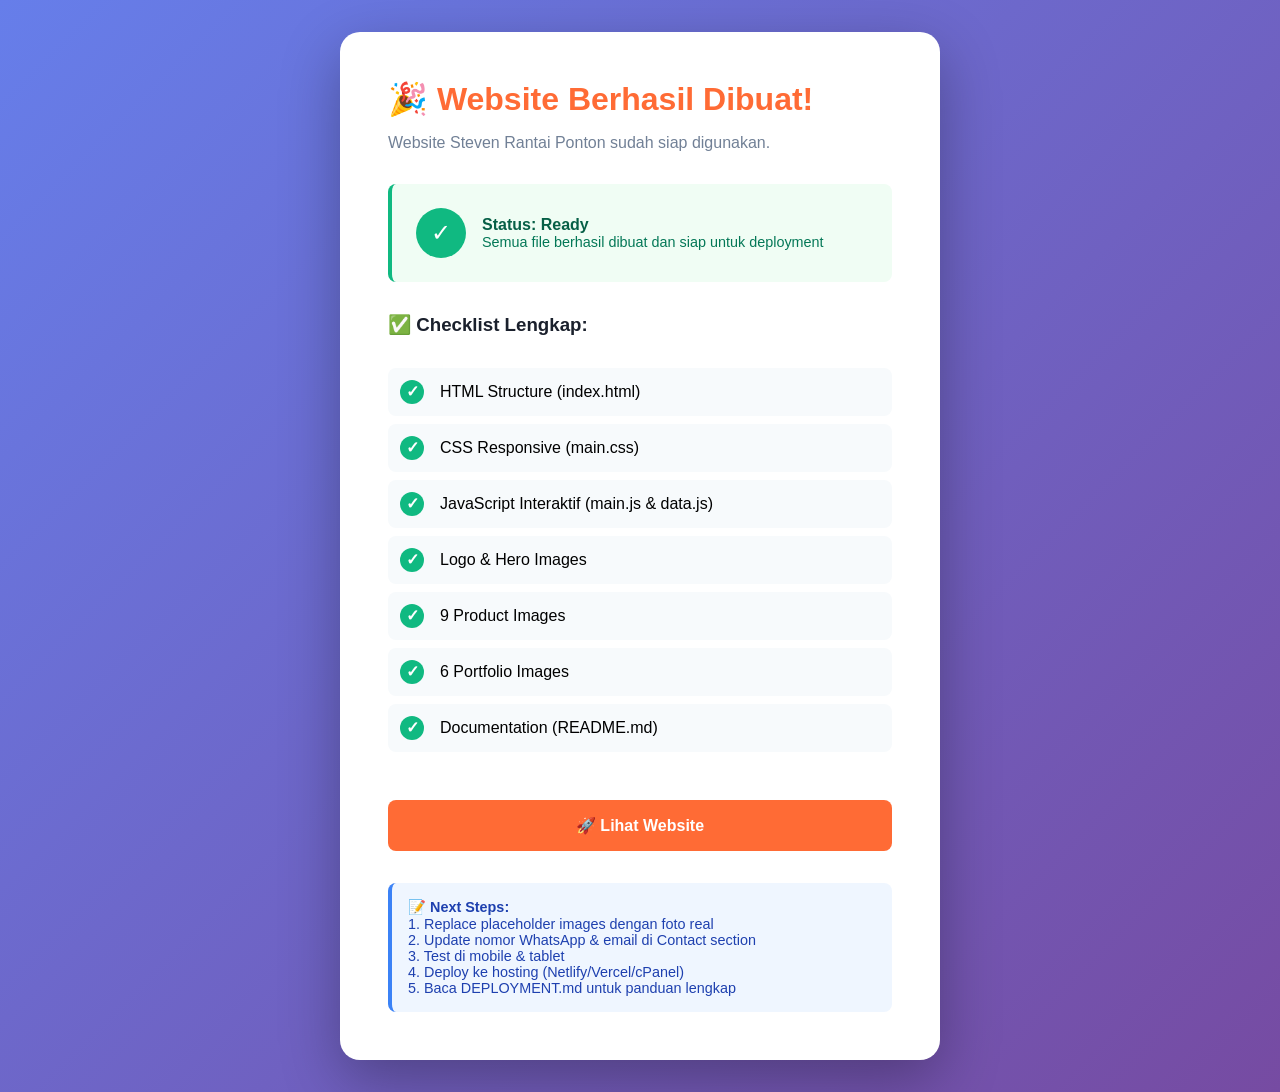
<file: test.html>
<!DOCTYPE html>
<html lang="id">
<head>
    <meta charset="UTF-8">
    <meta name="viewport" content="width=device-width, initial-scale=1.0">
    <title>Test Server - Steven Rantai Ponton</title>
    <style>
        * { margin: 0; padding: 0; box-sizing: border-box; }
        body {
            font-family: 'Arial', sans-serif;
            background: linear-gradient(135deg, #667eea 0%, #764ba2 100%);
            min-height: 100vh;
            display: flex;
            align-items: center;
            justify-content: center;
            padding: 2rem;
        }
        .container {
            background: white;
            border-radius: 20px;
            box-shadow: 0 20px 60px rgba(0,0,0,0.3);
            padding: 3rem;
            max-width: 600px;
            width: 100%;
        }
        h1 {
            color: #FF6B35;
            margin-bottom: 1rem;
            font-size: 2rem;
        }
        .status {
            display: flex;
            align-items: center;
            gap: 1rem;
            margin: 2rem 0;
            padding: 1.5rem;
            background: #f0fdf4;
            border-left: 4px solid #10b981;
            border-radius: 8px;
        }
        .status-icon {
            width: 50px;
            height: 50px;
            background: #10b981;
            border-radius: 50%;
            display: flex;
            align-items: center;
            justify-content: center;
            font-size: 24px;
            color: white;
        }
        .checklist {
            list-style: none;
            margin: 2rem 0;
        }
        .checklist li {
            padding: 0.75rem;
            margin-bottom: 0.5rem;
            background: #f7fafc;
            border-radius: 8px;
            display: flex;
            align-items: center;
            gap: 1rem;
        }
        .checklist li::before {
            content: '✓';
            display: inline-block;
            width: 24px;
            height: 24px;
            background: #10b981;
            color: white;
            border-radius: 50%;
            text-align: center;
            line-height: 24px;
            font-weight: bold;
        }
        .btn {
            display: inline-block;
            padding: 1rem 2rem;
            background: #FF6B35;
            color: white;
            text-decoration: none;
            border-radius: 8px;
            font-weight: bold;
            transition: all 0.3s;
            text-align: center;
        }
        .btn:hover {
            background: #E85A2A;
            transform: translateY(-2px);
            box-shadow: 0 4px 12px rgba(255, 107, 53, 0.4);
        }
        .info {
            background: #eff6ff;
            border-left: 4px solid #3b82f6;
            padding: 1rem;
            border-radius: 8px;
            margin-top: 2rem;
            font-size: 0.9rem;
            color: #1e40af;
        }
    </style>
</head>
<body>
    <div class="container">
        <h1>🎉 Website Berhasil Dibuat!</h1>
        <p style="color: #718096; margin-bottom: 2rem;">
            Website Steven Rantai Ponton sudah siap digunakan.
        </p>
        
        <div class="status">
            <div class="status-icon">✓</div>
            <div>
                <strong style="color: #065f46;">Status: Ready</strong>
                <p style="color: #047857; margin: 0; font-size: 0.9rem;">
                    Semua file berhasil dibuat dan siap untuk deployment
                </p>
            </div>
        </div>
        
        <h3 style="margin: 2rem 0 1rem; color: #1a202c;">✅ Checklist Lengkap:</h3>
        <ul class="checklist">
            <li>HTML Structure (index.html)</li>
            <li>CSS Responsive (main.css)</li>
            <li>JavaScript Interaktif (main.js & data.js)</li>
            <li>Logo & Hero Images</li>
            <li>9 Product Images</li>
            <li>6 Portfolio Images</li>
            <li>Documentation (README.md)</li>
        </ul>
        
        <a href="index.html" class="btn" style="width: 100%; margin-top: 1rem;">
            🚀 Lihat Website
        </a>
        
        <div class="info">
            <strong>📝 Next Steps:</strong><br>
            1. Replace placeholder images dengan foto real<br>
            2. Update nomor WhatsApp & email di Contact section<br>
            3. Test di mobile & tablet<br>
            4. Deploy ke hosting (Netlify/Vercel/cPanel)<br>
            5. Baca DEPLOYMENT.md untuk panduan lengkap
        </div>
    </div>
</body>
</html>
</file>
